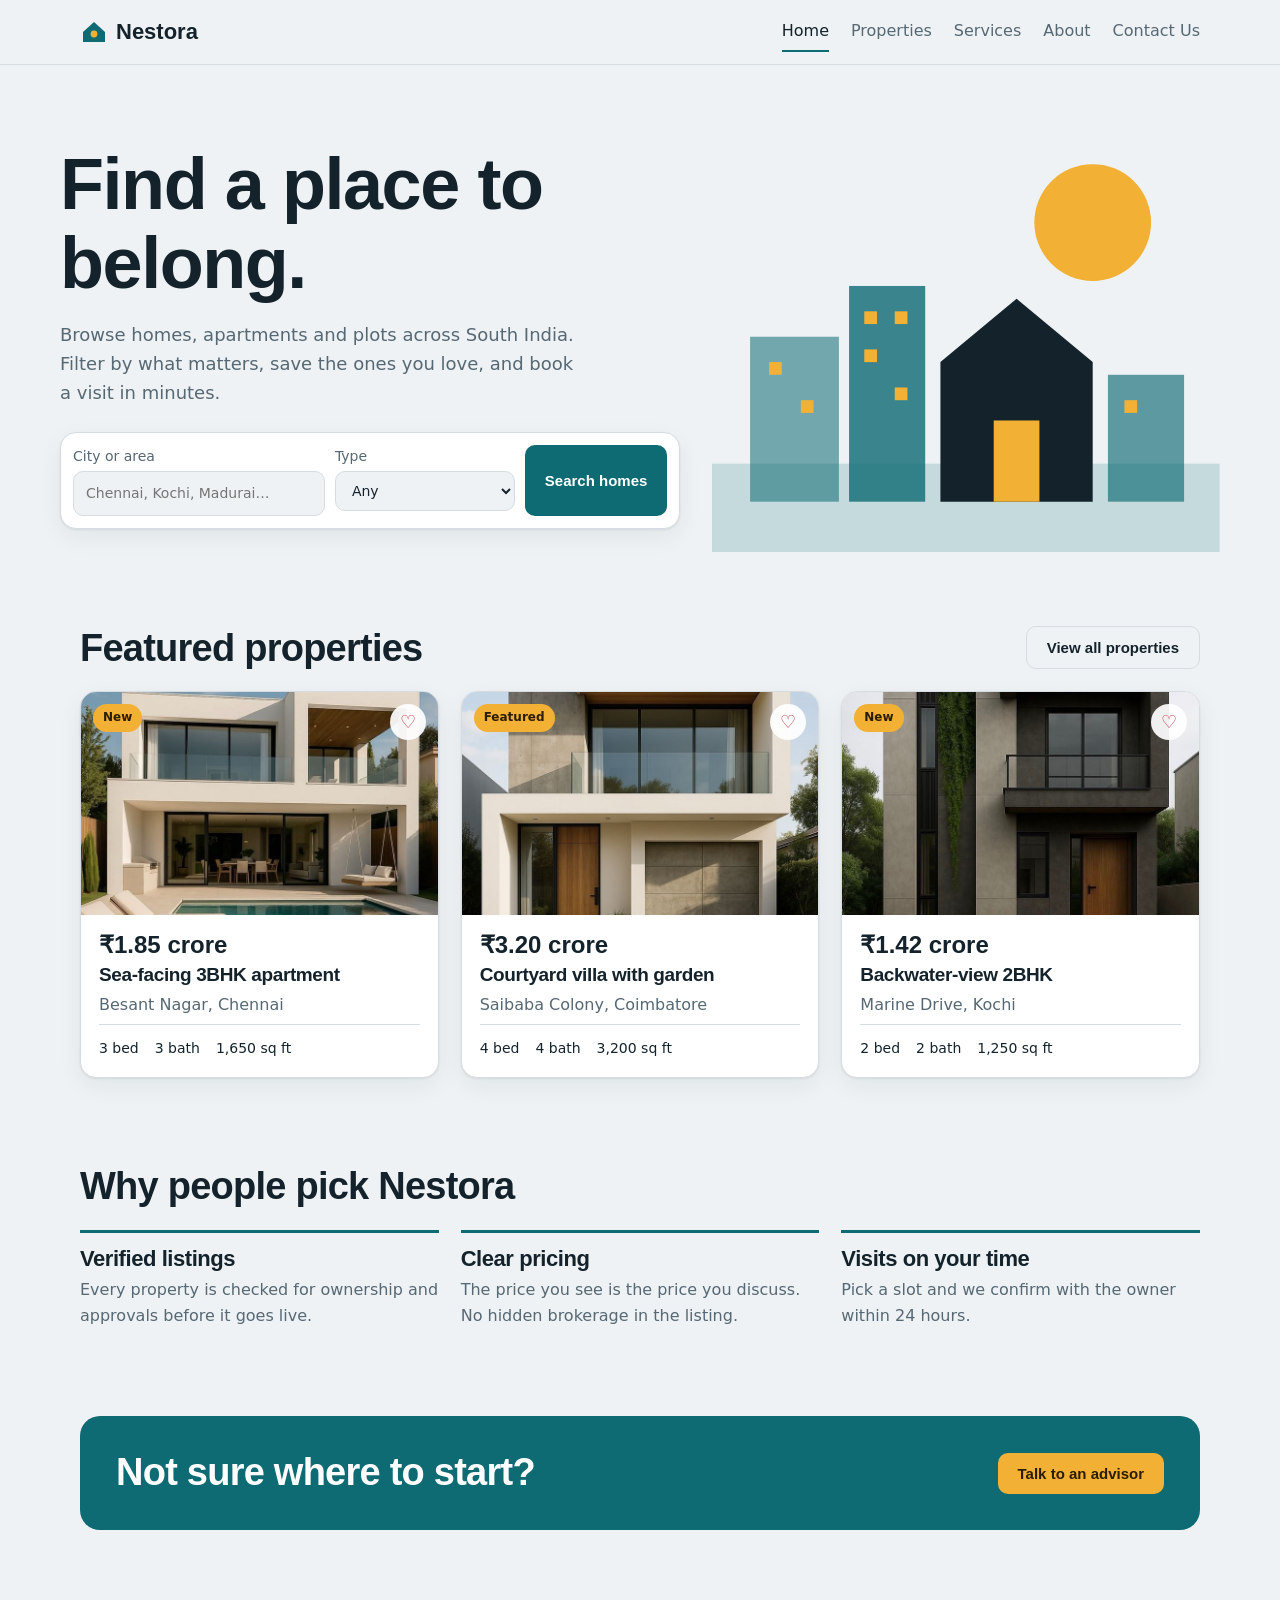
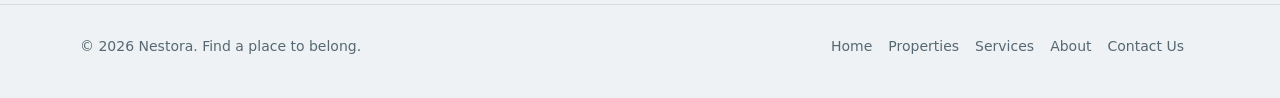
<file: index.html>
<!DOCTYPE html>
<html lang="en">
<head>
<meta charset="utf-8">
<meta name="viewport" content="width=device-width, initial-scale=1">
<title>Find a Place to Belong – Nestora</title>
<link rel="stylesheet" href="https://fonts.googleapis.com/css2?family=Syne:wght@600;700;800&family=Manrope:wght@400;500;600;700&display=swap">
<link rel="stylesheet" href="style.css">
</head>
<body>
<div id="site-header"></div>
<main>
<div class="wrap hero">
<div>
<h1>Find a place to belong.</h1>
<p>Browse homes, apartments and plots across South India. Filter by what matters, save the ones you love, and book a visit in minutes.</p>
<form class="search" id="quick" role="search">
<label class="f">City or area<input id="q" type="search" placeholder="Chennai, Kochi, Madurai…"></label>
<label class="f">Type<select id="type"><option value="">Any</option><option>Apartment</option><option>Villa</option><option>House</option><option>Plot</option></select></label>
<button class="btn" type="submit">Search homes</button>
</form>
</div>
<svg viewBox="0 0 400 340" role="img" aria-label="Illustration of homes at dusk" style="width:100%;height:auto">
<circle cx="300" cy="80" r="46" fill="var(--sun)"/><rect y="270" width="400" height="70" fill="var(--accent)" opacity=".18"/>
<rect x="30" y="170" width="70" height="130" fill="var(--accent)" opacity=".55"/><rect x="108" y="130" width="60" height="170" fill="var(--accent)" opacity=".8"/>
<path d="M180 300V190l60-50 60 50v110z" fill="var(--ink)"/><rect x="222" y="236" width="36" height="64" fill="var(--sun)"/><rect x="312" y="200" width="60" height="100" fill="var(--accent)" opacity=".65"/>
<g fill="var(--sun)"><rect x="120" y="150" width="10" height="10"/><rect x="144" y="150" width="10" height="10"/><rect x="120" y="180" width="10" height="10"/><rect x="144" y="210" width="10" height="10"/><rect x="45" y="190" width="10" height="10"/><rect x="70" y="220" width="10" height="10"/><rect x="325" y="220" width="10" height="10"/></g>
</svg>
</div>
<section><div class="wrap">
<div class="head"><h2>Featured properties</h2><a class="btn ghost" href="properties.html">View all properties</a></div>
<div class="grid" id="featured"></div>
</div></section>
<section><div class="wrap">
<div class="head"><h2>Why people pick Nestora</h2></div>
<div class="cols3">
<div class="block"><h3>Verified listings</h3><p>Every property is checked for ownership and approvals before it goes live.</p></div>
<div class="block"><h3>Clear pricing</h3><p>The price you see is the price you discuss. No hidden brokerage in the listing.</p></div>
<div class="block"><h3>Visits on your time</h3><p>Pick a slot and we confirm with the owner within 24 hours.</p></div>
</div></div></section>
<section><div class="wrap"><div class="cta"><h2>Not sure where to start?</h2><a class="btn sun" href="contact.html">Talk to an advisor</a></div></div></section>
</main>
<div id="site-footer"></div>
<script src="script.js"></script>
</body>
</html>
</file>
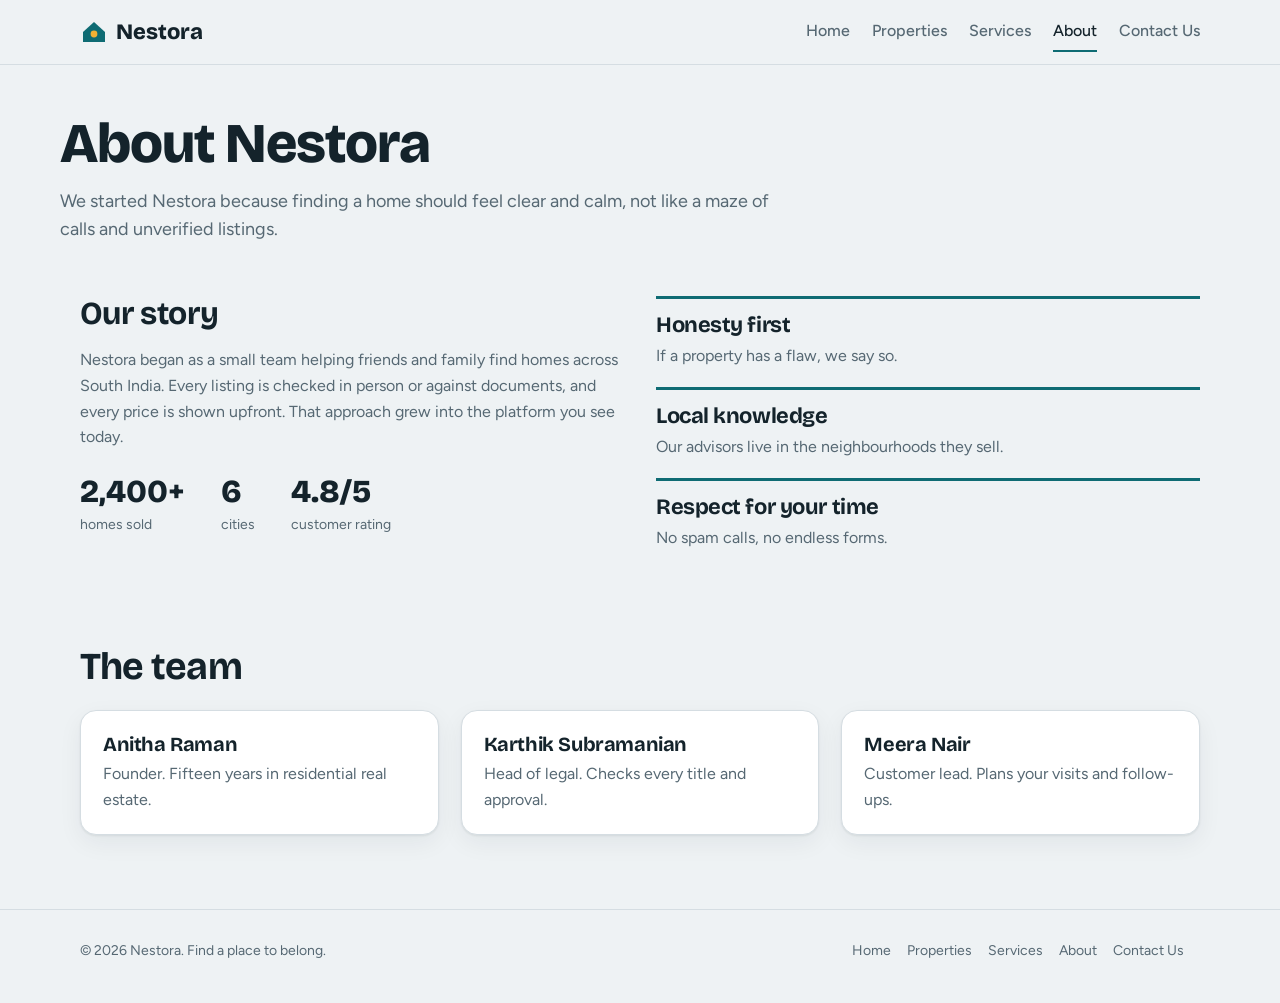
<file: about.html>
<!DOCTYPE html>
<html lang="en">
<head>
<meta charset="utf-8">
<meta name="viewport" content="width=device-width, initial-scale=1">
<title>About – Nestora</title>
<link rel="stylesheet" href="https://fonts.googleapis.com/css2?family=Bricolage+Grotesque:wght@700;800&family=Figtree:wght@400;500;600&display=swap">
<link rel="stylesheet" href="style.css">
</head>
<body>
<div id="site-header"></div>
<main>
<div class="wrap page-title"><h1>About Nestora</h1><p>We started Nestora because finding a home should feel clear and calm, not like a maze of calls and unverified listings.</p></div>
<section><div class="wrap">
<div class="cols2">
<div><h2 style="font-size:32px;margin-bottom:12px">Our story</h2><p class="muted">Nestora began as a small team helping friends and family find homes across South India. Every listing is checked in person or against documents, and every price is shown upfront. That approach grew into the platform you see today.</p>
<div class="numbers"><div><b>2,400+</b><span>homes sold</span></div><div><b>6</b><span>cities</span></div><div><b>4.8/5</b><span>customer rating</span></div></div></div>
<div style="display:grid;gap:18px">
<div class="block"><h3>Honesty first</h3><p>If a property has a flaw, we say so.</p></div>
<div class="block"><h3>Local knowledge</h3><p>Our advisors live in the neighbourhoods they sell.</p></div>
<div class="block"><h3>Respect for your time</h3><p>No spam calls, no endless forms.</p></div>
</div></div></div></section>
<section><div class="wrap">
<div class="head"><h2>The team</h2></div>
<div class="cols3">
<div class="panel"><h3>Anitha Raman</h3><p>Founder. Fifteen years in residential real estate.</p></div>
<div class="panel"><h3>Karthik Subramanian</h3><p>Head of legal. Checks every title and approval.</p></div>
<div class="panel"><h3>Meera Nair</h3><p>Customer lead. Plans your visits and follow-ups.</p></div>
</div></div></section>
</main>
<div id="site-footer"></div>
<script src="script.js"></script>
</body>
</html>
</file>
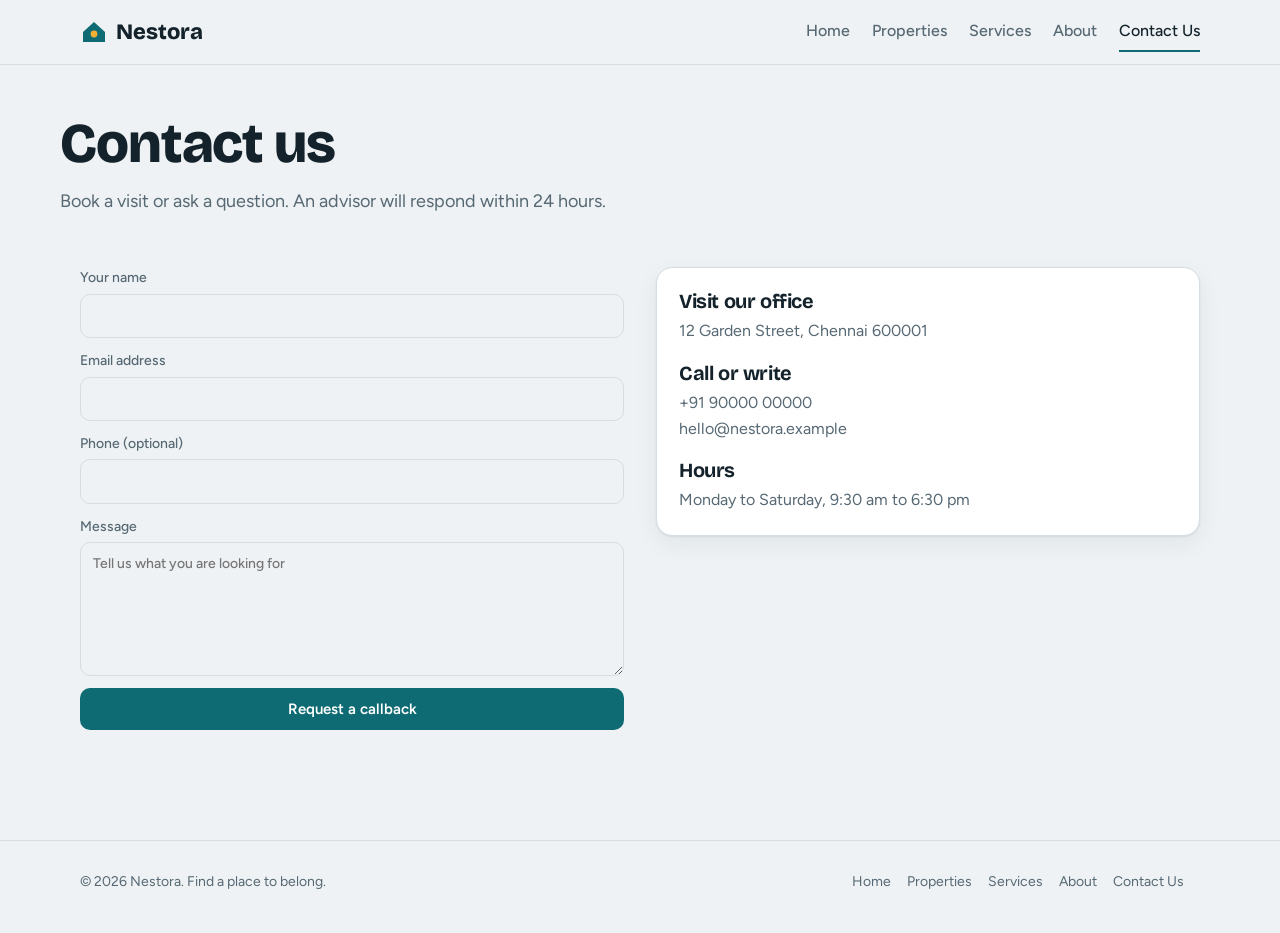
<file: contact.html>
<!DOCTYPE html>
<html lang="en">
<head>
<meta charset="utf-8">
<meta name="viewport" content="width=device-width, initial-scale=1">
<title>Contact Us – Nestora</title>
<link rel="stylesheet" href="https://fonts.googleapis.com/css2?family=Bricolage+Grotesque:wght@700;800&family=Figtree:wght@400;500;600&display=swap">
<link rel="stylesheet" href="style.css">
</head>
<body>
<div id="site-header"></div>
<main>
<div class="wrap page-title"><h1>Contact us</h1><p>Book a visit or ask a question. An advisor will respond within 24 hours.</p></div>
<section><div class="wrap cols2">
<form class="contact" id="contactForm" novalidate>
<label class="f">Your name<input id="name" autocomplete="name" required></label>
<label class="f">Email address<input id="email" type="email" autocomplete="email" required></label>
<label class="f">Phone (optional)<input id="phone" type="tel" autocomplete="tel"></label>
<label class="f">Message<textarea id="msg" rows="5" placeholder="Tell us what you are looking for"></textarea></label>
<button class="btn" type="submit">Request a callback</button>
<div class="note" id="note" role="status"></div>
</form>
<div class="panel"><h3>Visit our office</h3><p>12 Garden Street, Chennai 600001</p>
<h3 style="margin-top:18px">Call or write</h3><p>+91 90000 00000<br>hello@nestora.example</p>
<h3 style="margin-top:18px">Hours</h3><p>Monday to Saturday, 9:30 am to 6:30 pm</p></div>
</div></section>
</main>
<div id="site-footer"></div>
<script src="script.js"></script>
</body>
</html>
</file>
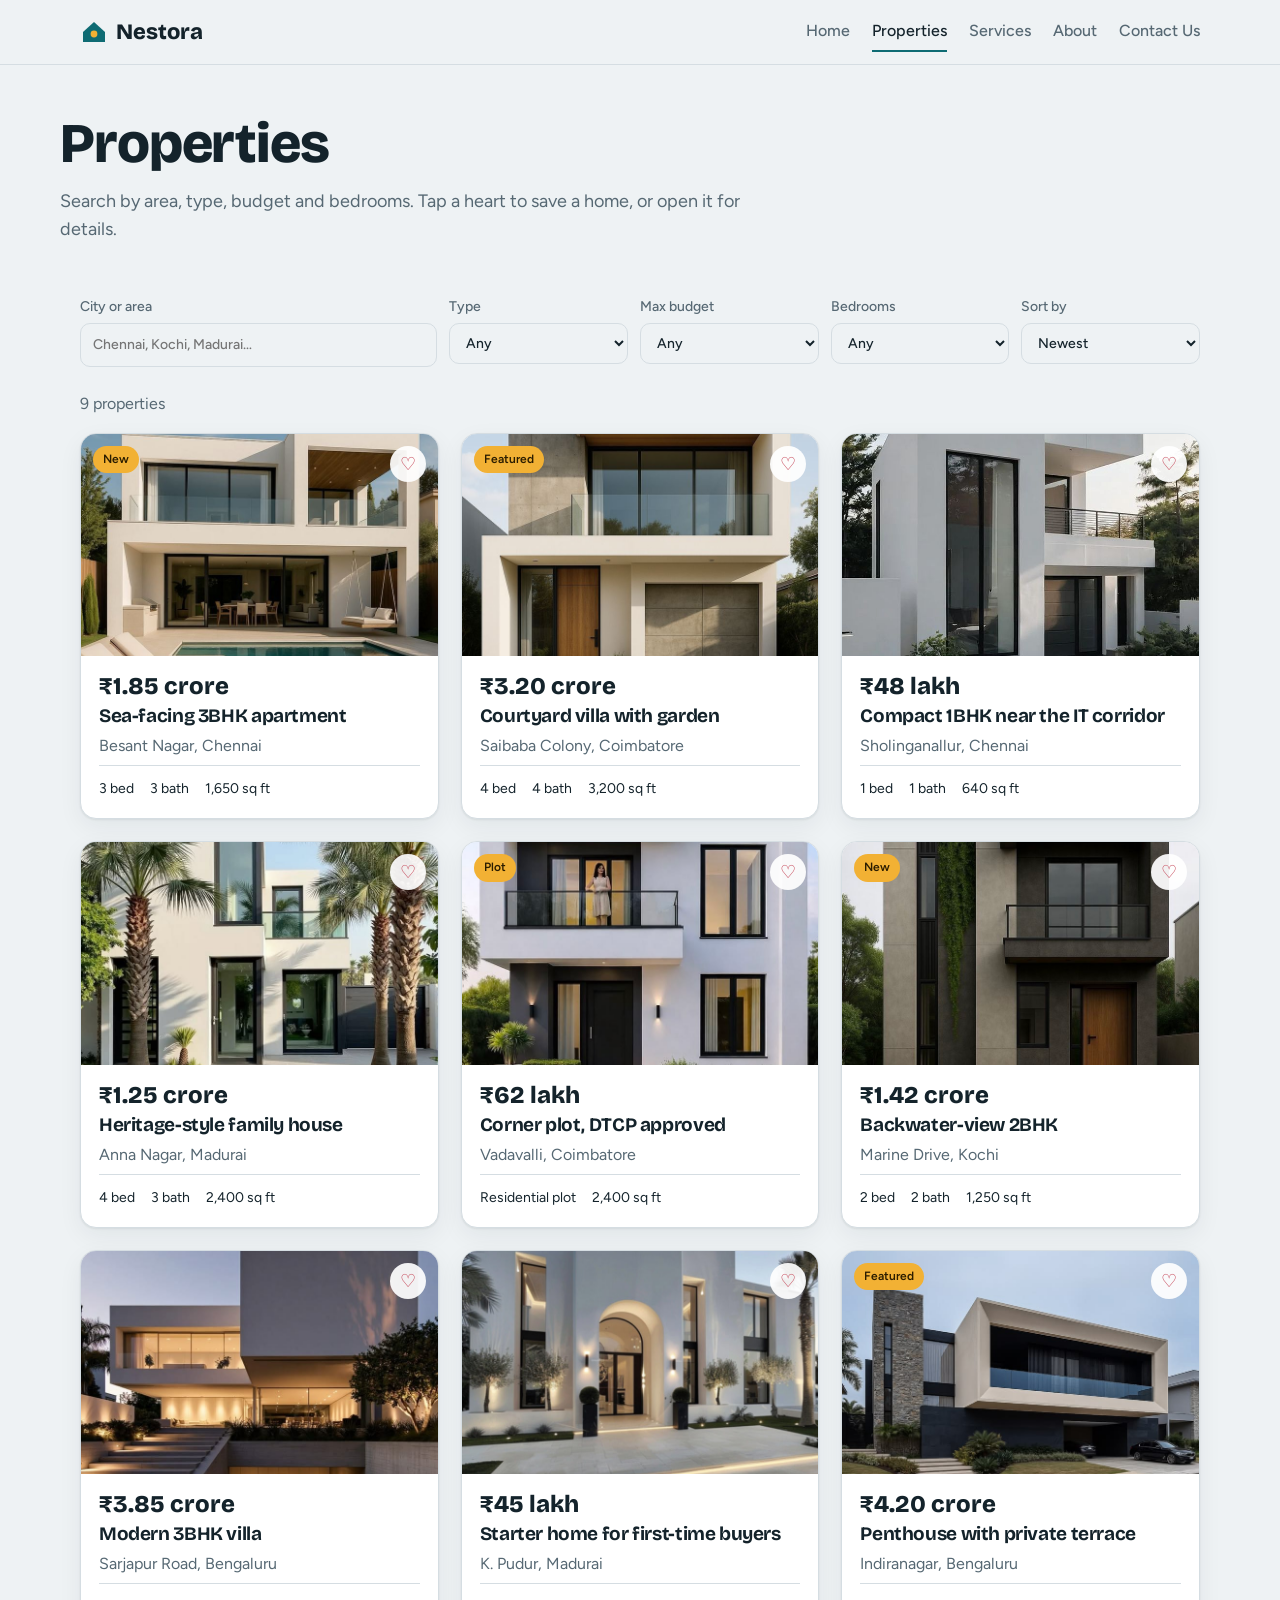
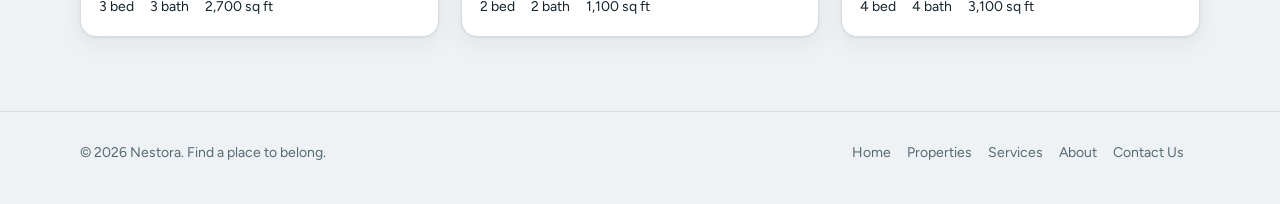
<file: properties.html>
<!DOCTYPE html>
<html lang="en">
<head>
<meta charset="utf-8">
<meta name="viewport" content="width=device-width, initial-scale=1">
<title>Properties – Nestora</title>
<link rel="stylesheet" href="https://fonts.googleapis.com/css2?family=Bricolage+Grotesque:wght@700;800&family=Figtree:wght@400;500;600&display=swap">
<link rel="stylesheet" href="style.css">
</head>
<body>
<div id="site-header"></div>
<main>
<div class="wrap page-title"><h1>Properties</h1><p>Search by area, type, budget and bedrooms. Tap a heart to save a home, or open it for details.</p></div>
<section><div class="wrap">
<div class="filters">
<label class="f">City or area<input id="q" type="search" placeholder="Chennai, Kochi, Madurai…"></label>
<label class="f">Type<select id="type"><option value="">Any</option><option>Apartment</option><option>Villa</option><option>House</option><option>Plot</option></select></label>
<label class="f">Max budget<select id="budget"><option value="0">Any</option><option value="5000000">₹50 lakh</option><option value="10000000">₹1 crore</option><option value="20000000">₹2 crore</option><option value="40000000">₹4 crore</option></select></label>
<label class="f">Bedrooms<select id="beds"><option value="0">Any</option><option value="1">1+</option><option value="2">2+</option><option value="3">3+</option><option value="4">4+</option></select></label>
<label class="f">Sort by<select id="sort"><option value="new">Newest</option><option value="lo">Price: low to high</option><option value="hi">Price: high to low</option><option value="area">Largest area</option></select></label>
</div>
<p class="muted" id="count" aria-live="polite"></p>
<div class="grid" id="grid"></div>
</div></section>
</main>
<div id="site-footer"></div>
<script src="script.js"></script>
</body>
</html>
</file>
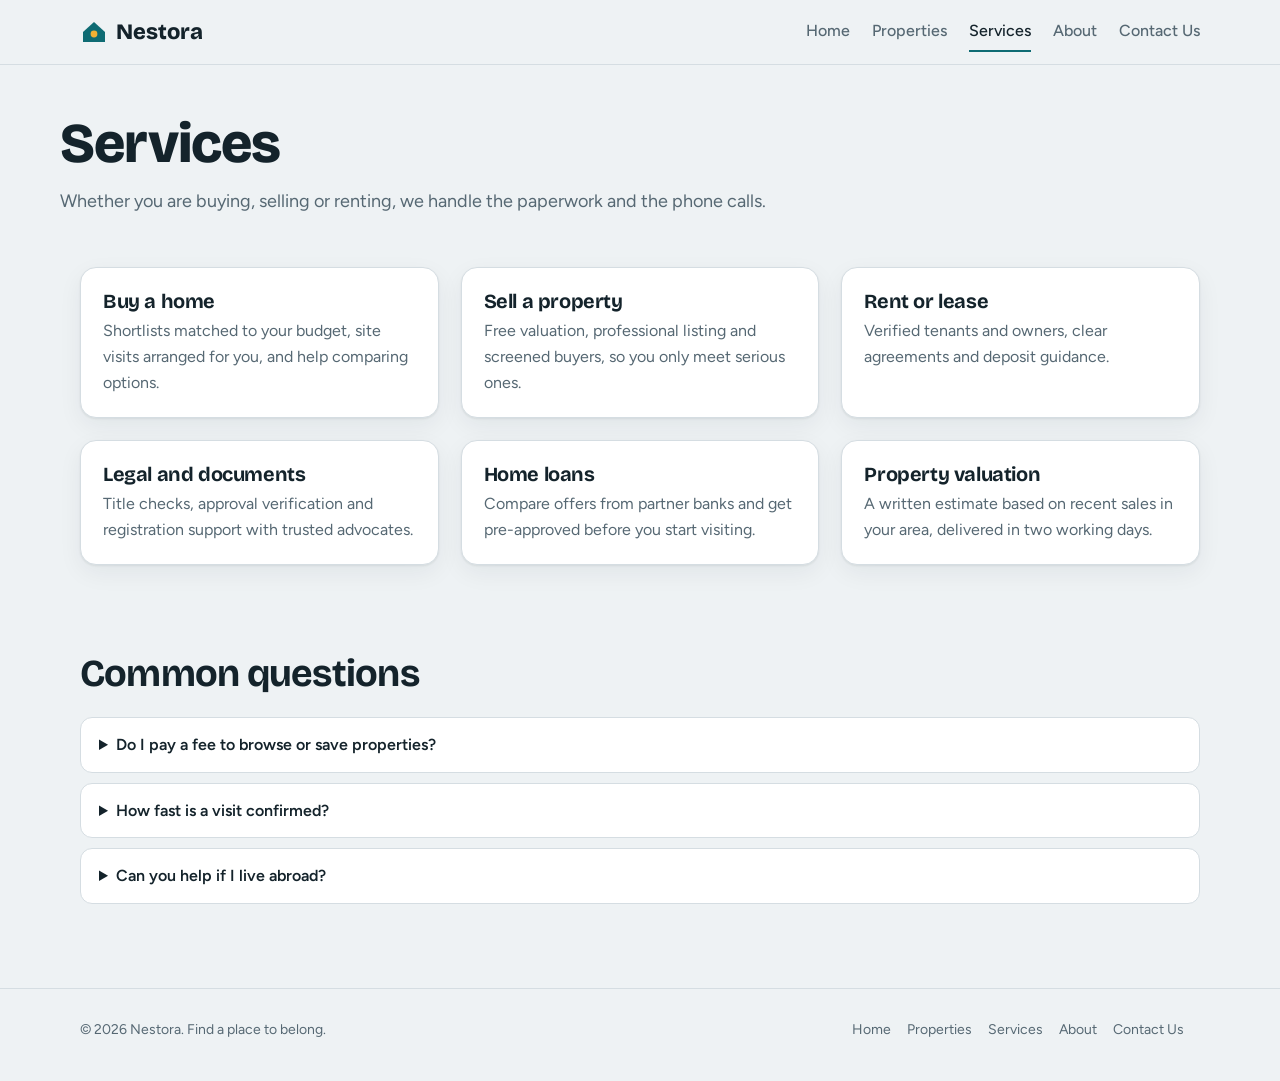
<file: services.html>
<!DOCTYPE html>
<html lang="en">
<head>
<meta charset="utf-8">
<meta name="viewport" content="width=device-width, initial-scale=1">
<title>Services – Nestora</title>
<link rel="stylesheet" href="https://fonts.googleapis.com/css2?family=Bricolage+Grotesque:wght@700;800&family=Figtree:wght@400;500;600&display=swap">
<link rel="stylesheet" href="style.css">
</head>
<body>
<div id="site-header"></div>
<main>
<div class="wrap page-title"><h1>Services</h1><p>Whether you are buying, selling or renting, we handle the paperwork and the phone calls.</p></div>
<section><div class="wrap">
<div class="cols3">
<div class="panel"><h3>Buy a home</h3><p>Shortlists matched to your budget, site visits arranged for you, and help comparing options.</p></div>
<div class="panel"><h3>Sell a property</h3><p>Free valuation, professional listing and screened buyers, so you only meet serious ones.</p></div>
<div class="panel"><h3>Rent or lease</h3><p>Verified tenants and owners, clear agreements and deposit guidance.</p></div>
<div class="panel"><h3>Legal and documents</h3><p>Title checks, approval verification and registration support with trusted advocates.</p></div>
<div class="panel"><h3>Home loans</h3><p>Compare offers from partner banks and get pre-approved before you start visiting.</p></div>
<div class="panel"><h3>Property valuation</h3><p>A written estimate based on recent sales in your area, delivered in two working days.</p></div>
</div></div></section>
<section><div class="wrap">
<div class="head"><h2>Common questions</h2></div>
<details><summary>Do I pay a fee to browse or save properties?</summary><p>No. Browsing, saving and booking visits are free.</p></details>
<details><summary>How fast is a visit confirmed?</summary><p>We confirm with the owner within 24 hours of your request.</p></details>
<details><summary>Can you help if I live abroad?</summary><p>Yes. We offer video walkthroughs and can manage paperwork through a power of attorney.</p></details>
</div></section>
</main>
<div id="site-footer"></div>
<script src="script.js"></script>
</body>
</html>
</file>
<file: style.css>
:root{--bg:#eef2f4;--surface:#fff;--ink:#14232b;--muted:#566873;--line:#d5dde2;--accent:#0e6b73;--on-accent:#fff;--sun:#f2b134;--shadow:0 1px 2px rgba(20,35,43,.08),0 8px 24px rgba(20,35,43,.06)}
@media (prefers-color-scheme:dark){:root{--bg:#0e171c;--surface:#16232a;--ink:#e8f0f3;--muted:#9bb0ba;--line:#2a3a43;--accent:#4cc3cc;--on-accent:#06242a;color-scheme:dark}}
*,*::before,*::after{box-sizing:border-box}
html{scroll-behavior:smooth}
body{margin:0;background:var(--bg);color:var(--ink);font:400 16px/1.6 "Figtree",system-ui,sans-serif}
h1,h2,h3{font-family:"Bricolage Grotesque","Figtree",sans-serif;line-height:1.1;margin:0;letter-spacing:-.02em}
a{color:inherit}
:focus-visible{outline:3px solid var(--accent);outline-offset:2px}
.wrap{max-width:1160px;margin:0 auto;padding:0 20px}
section{padding:44px 0}
.muted{color:var(--muted)}
/* header */
header{position:sticky;top:0;z-index:20;background:var(--bg);border-bottom:1px solid var(--line)}
header .wrap{display:flex;align-items:center;justify-content:space-between;height:64px}
.logo{display:flex;align-items:center;gap:8px;font:800 22px "Bricolage Grotesque",sans-serif;text-decoration:none}
nav{display:flex;gap:22px}
nav a{text-decoration:none;color:var(--muted);font-weight:500;padding:6px 0;border-bottom:2px solid transparent}
nav a:hover{color:var(--ink)}
nav a.active{color:var(--ink);border-color:var(--accent)}
.menu{display:none;background:none;border:1px solid var(--line);color:var(--ink);border-radius:10px;width:40px;height:40px;font-size:18px;cursor:pointer}
/* controls */
.btn{border:0;border-radius:10px;padding:12px 20px;font:600 15px "Figtree",sans-serif;cursor:pointer;background:var(--accent);color:var(--on-accent);text-decoration:none;display:inline-block}
.btn.ghost{background:transparent;color:var(--ink);border:1px solid var(--line)}
.btn.sun{background:var(--sun);color:#2b1d00}
input,select,textarea{font:inherit;color:var(--ink);background:var(--bg);border:1px solid var(--line);border-radius:10px;padding:10px 12px;width:100%}
label.f{display:flex;flex-direction:column;gap:4px;font-size:14px;font-weight:500;color:var(--muted)}
/* hero */
.hero{padding:56px 0 30px;display:grid;grid-template-columns:1.1fr .9fr;gap:32px;align-items:center}
.hero h1{font-size:clamp(40px,6vw,72px);font-weight:800}
.hero p{font-size:18px;color:var(--muted);max-width:46ch;margin:18px 0 24px}
.page-title{padding:48px 0 8px}
.page-title h1{font-size:clamp(34px,5vw,56px);font-weight:800}
.page-title p{color:var(--muted);max-width:60ch;margin:12px 0 0;font-size:18px}
.search{display:grid;grid-template-columns:1.4fr 1fr auto;gap:10px;background:var(--surface);padding:12px;border-radius:16px;border:1px solid var(--line);box-shadow:var(--shadow)}
.head{display:flex;justify-content:space-between;align-items:end;gap:16px;flex-wrap:wrap;margin-bottom:22px}
.head h2{font-size:clamp(26px,4vw,38px)}
/* listings */
.filters{display:grid;grid-template-columns:2fr repeat(4,1fr);gap:12px;margin-bottom:24px}
.grid{display:grid;grid-template-columns:repeat(auto-fill,minmax(300px,1fr));gap:22px}
.card{background:var(--surface);border:1px solid var(--line);border-radius:16px;overflow:hidden;box-shadow:var(--shadow);display:flex;flex-direction:column}
.pic{position:relative}
.pic button.open{display:block;width:100%;padding:0;border:0;cursor:pointer;aspect-ratio:16/10}
.pic svg{width:100%;height:100%;display:block}
.tag{position:absolute;left:12px;top:12px;background:var(--sun);color:#2b1d00;font-weight:600;font-size:12px;padding:4px 10px;border-radius:999px}
.fav{position:absolute;right:12px;top:12px;width:36px;height:36px;border-radius:50%;border:0;background:rgba(255,255,255,.92);color:#c2374a;font-size:18px;cursor:pointer}
.body{padding:16px 18px 18px;display:flex;flex-direction:column;gap:6px;flex:1}
.price{font:800 24px "Bricolage Grotesque",sans-serif}
.facts{display:flex;gap:16px;font-size:14px;margin-top:auto;padding-top:12px;border-top:1px solid var(--line)}
.empty{grid-column:1/-1;text-align:center;padding:48px 16px;color:var(--muted);background:var(--surface);border:1px dashed var(--line);border-radius:16px}
/* content blocks */
.cols3{display:grid;grid-template-columns:repeat(3,1fr);gap:22px}
.cols2{display:grid;grid-template-columns:1fr 1fr;gap:32px;align-items:start}
.block{border-top:3px solid var(--accent);padding-top:14px}
.block h3{font-size:22px;margin-bottom:6px}
.block p{margin:0;color:var(--muted)}
.panel{background:var(--surface);border:1px solid var(--line);border-radius:16px;padding:22px;box-shadow:var(--shadow)}
.panel h3{font-size:20px;margin-bottom:6px}
.panel p{margin:0;color:var(--muted)}
.numbers{display:flex;gap:36px;flex-wrap:wrap;margin:22px 0}
.numbers b{display:block;font:800 32px "Bricolage Grotesque",sans-serif}
.numbers span{color:var(--muted);font-size:14px}
details{background:var(--surface);border:1px solid var(--line);border-radius:12px;padding:14px 18px;margin-bottom:10px}
summary{cursor:pointer;font-weight:600}
details p{margin:10px 0 0;color:var(--muted)}
.cta{background:var(--accent);color:var(--on-accent);border-radius:20px;padding:36px;display:flex;justify-content:space-between;align-items:center;gap:20px;flex-wrap:wrap}
.cta h2{font-size:clamp(26px,4vw,38px);max-width:20ch}
form.contact{display:grid;gap:12px}
.note{min-height:24px;font-weight:600;color:var(--accent)}
.err{color:#c2374a}
footer{border-top:1px solid var(--line);margin-top:30px;padding:30px 0 40px;color:var(--muted);font-size:14px}
footer .wrap{display:flex;justify-content:space-between;gap:16px;flex-wrap:wrap}
footer a{margin-right:16px;text-decoration:none}
/* dialog */
dialog{border:0;border-radius:18px;padding:0;max-width:720px;width:calc(100% - 28px);background:var(--surface);color:var(--ink);position:fixed}
dialog::backdrop{background:rgba(5,15,20,.6)}
.dbody{padding:22px 24px 26px;display:grid;gap:10px}
.amen{display:flex;gap:8px;flex-wrap:wrap}
.amen span{background:var(--bg);border:1px solid var(--line);border-radius:999px;padding:4px 12px;font-size:13px}
.x{position:absolute;right:12px;top:12px;width:36px;height:36px;border-radius:50%;border:0;background:rgba(255,255,255,.92);color:#14232b;font-size:18px;cursor:pointer}
@media (max-width:860px){
.hero,.cols2,.cols3{grid-template-columns:1fr}
.search,.filters{grid-template-columns:1fr 1fr}.search .btn{grid-column:1/-1}.filters label:first-child{grid-column:1/-1}
.menu{display:block}
nav{display:none;position:absolute;top:64px;left:0;right:0;background:var(--bg);flex-direction:column;gap:8px;padding:16px 20px;border-bottom:1px solid var(--line)}
nav.open{display:flex}}
@media (prefers-reduced-motion:reduce){html{scroll-behavior:auto}}
</file>
